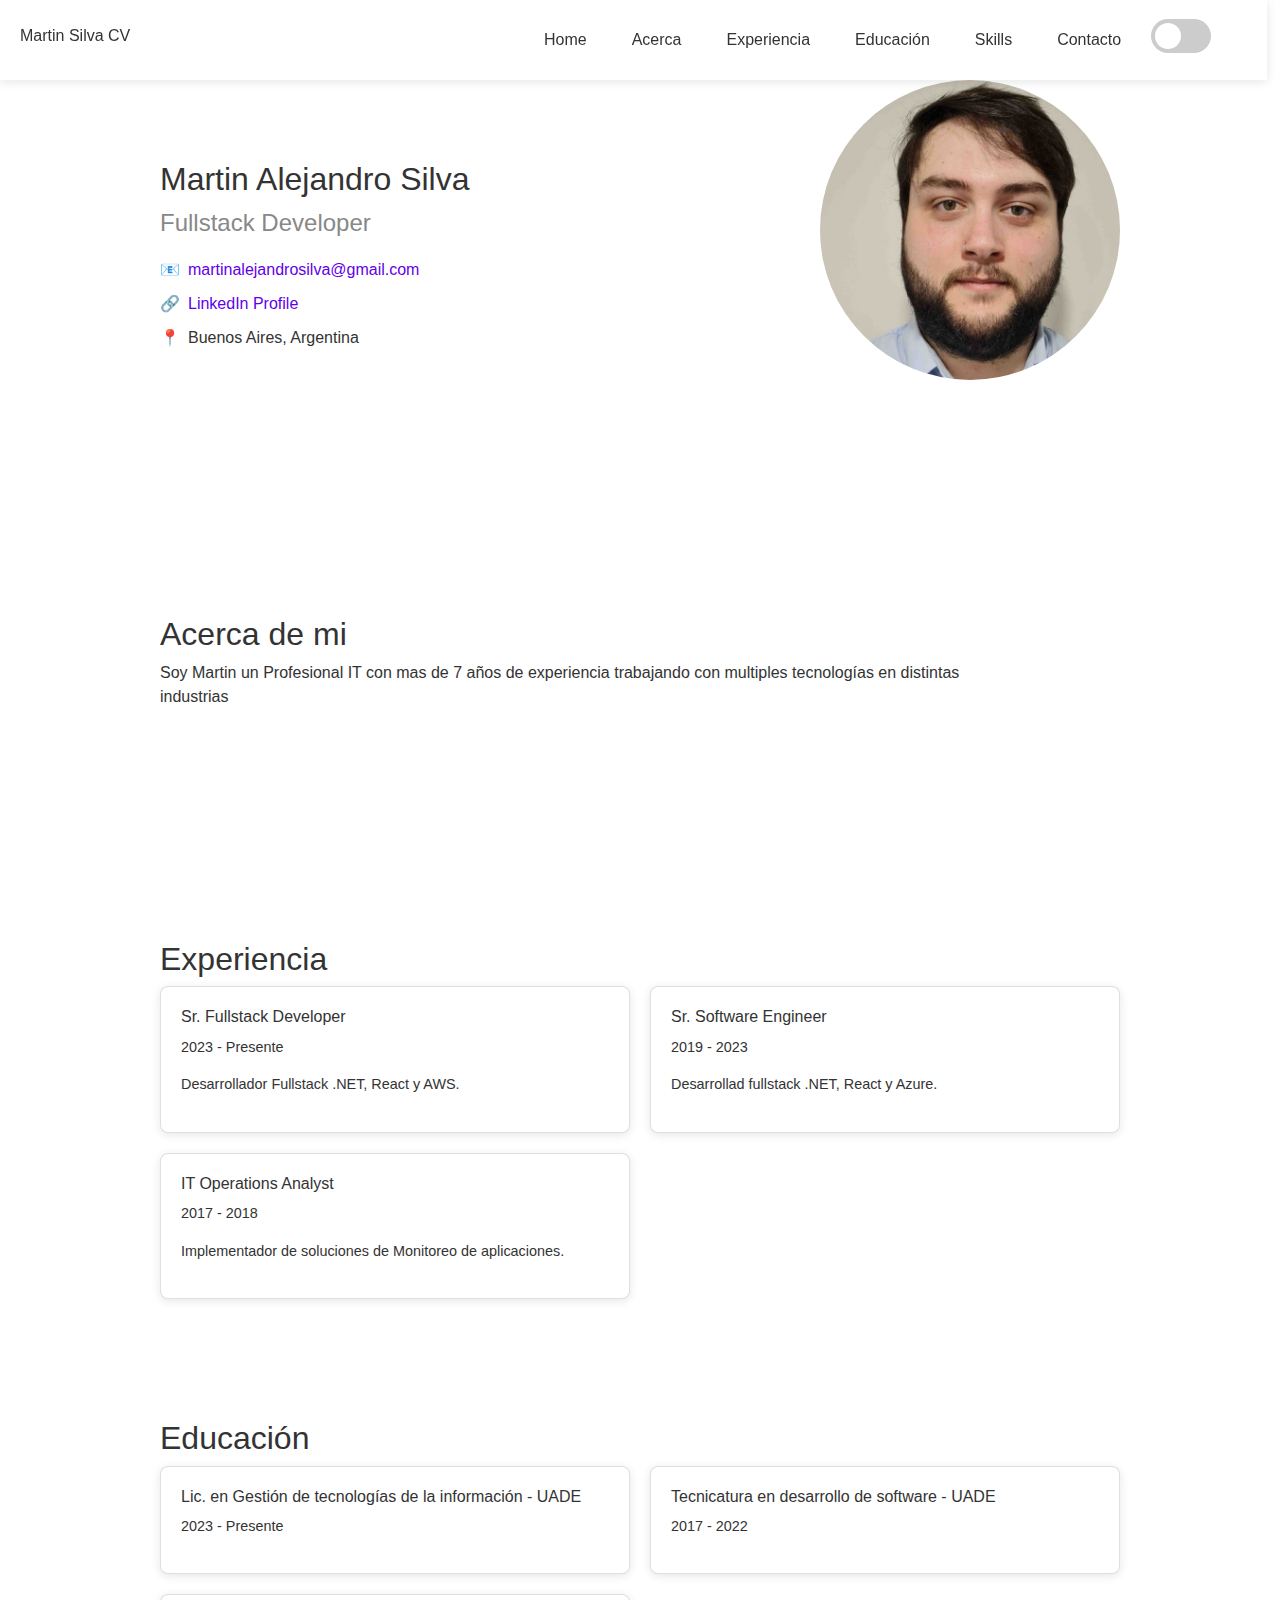
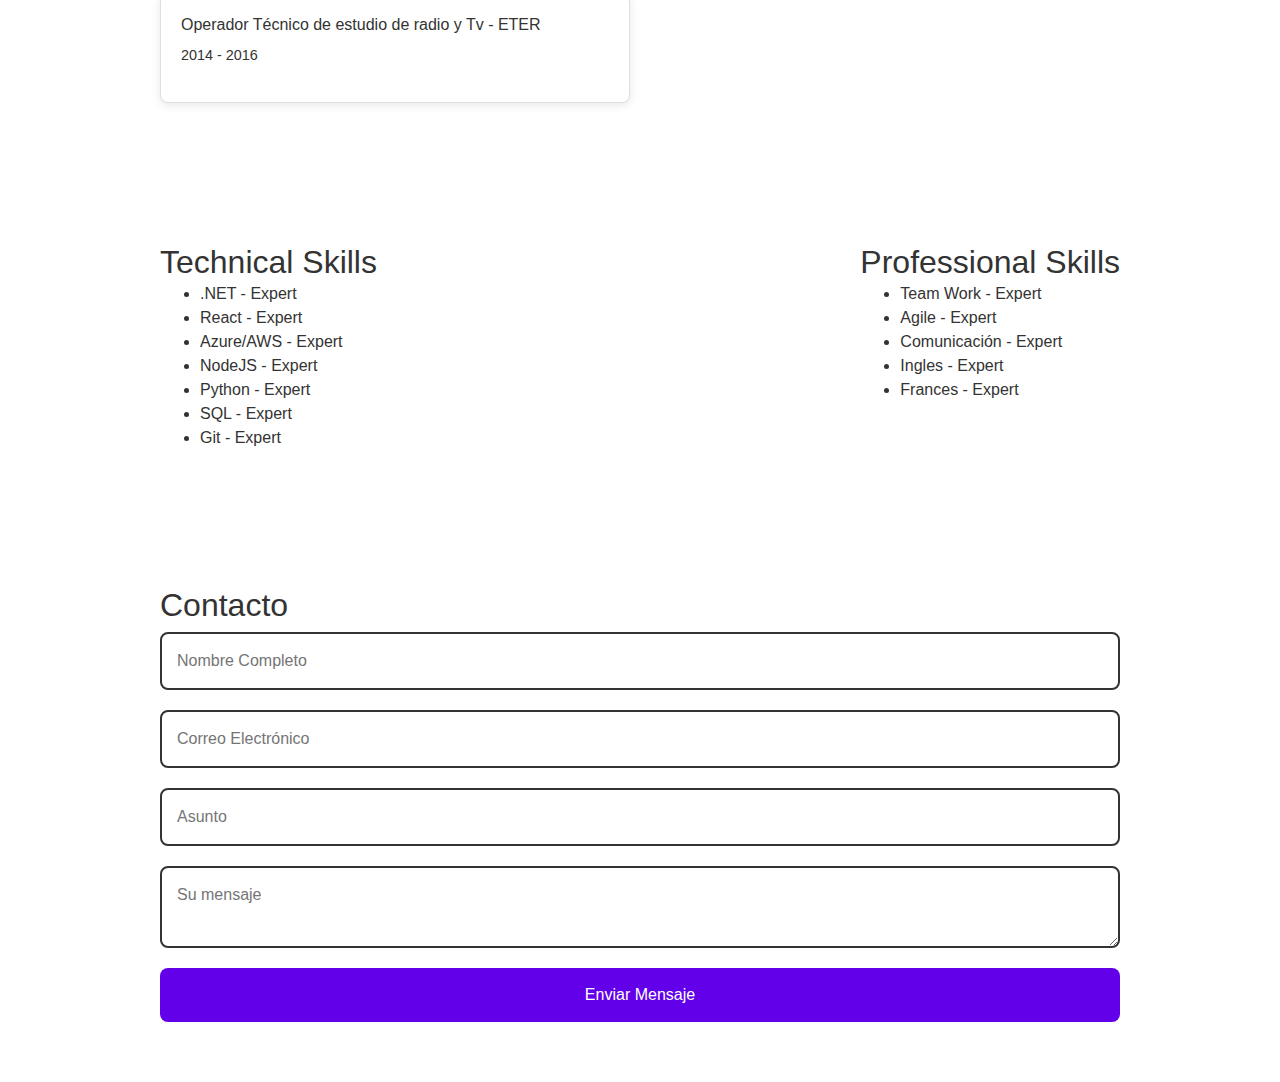
<file: MartinCv/index.html>
<!DOCTYPE html>
<html lang="en">
  <head>
    <meta charset="UTF-8" />
    <meta name="viewport" content="width=device-width, initial-scale=1.0" />
    <link
      href="https://stackpath.bootstrapcdn.com/bootstrap/4.3.1/css/bootstrap.min.css"
      rel="stylesheet"
    />
    <link rel="stylesheet" href="styles.css" />
    <title>Martin Silva CV</title>
  </head>
  <body>
    <header class="header">
      <div class="logo">
        <h1>Martin Silva CV</h1>
      </div>
      <nav class="navbar" id="navbar">
        <a href="#home">Home</a>
        <a href="#about">Acerca</a>
        <a href="#experience">Experiencia</a>
        <a href="#education">Educación</a>
        <a href="#skills">Skills</a>
        <a href="#contact">Contacto</a>
        <label class="switch">
          <input type="checkbox" id="darkModeToggle" />
          <span class="slider round"></span>
        </label>
      </nav>
      <div class="menu-toggle" id="menuToggle">
        <div class="bar"></div>
        <div class="bar"></div>
        <div class="bar"></div>
      </div>
    </header>
    <section class="homeSection" id="home">
      <div class="homeContainer">
        <div class="homeData">
          <h1>Martin Alejandro Silva</h1>
          <h2>Fullstack Developer</h2>
          <ul>
            <ul>
              <li>
                <a href="mailto:martinalejandrosilva@gmail.com"
                  >martinalejandrosilva@gmail.com</a
                >
              </li>
              <li>
                <a
                  href="https://www.linkedin.com/in/martin-alejandro-silva-a457b3b2/"
                  target="_blank"
                  >LinkedIn Profile</a
                >
              </li>
              <li>Buenos Aires, Argentina</li>
            </ul>
          </ul>
        </div>
        <div class="imgContainer">
          <img src="../assets/images/martin.png" alt="Foto de Perfil" />
        </div>
      </div>
    </section>
    <section class="aboutMeSection" id="about">
      <div class="aboutMeContainer">
        <h2>Acerca de mi</h2>
        <p>
          Soy Martin un Profesional IT con mas de 7 años de experiencia
          trabajando con multiples tecnologías en distintas industrias
        </p>
      </div>
    </section>
    <section class="experienceSection" id="experience">
      <div class="experienceContainer">
        <h2>Experiencia</h2>
        <div class="cardContainer">
          <!-- Card 1 -->
          <div class="card">
            <h3>Sr. Fullstack Developer</h3>
            <p>2023 - Presente</p>
            <p>Desarrollador Fullstack .NET, React y AWS.</p>
          </div>

          <!-- Card 2 -->
          <div class="card">
            <h3>Sr. Software Engineer</h3>
            <p>2019 - 2023</p>
            <p>Desarrollad fullstack .NET, React y Azure.</p>
          </div>

          <!-- Card 3 -->
          <div class="card">
            <h3>IT Operations Analyst</h3>
            <p>2017 - 2018</p>
            <p>Implementador de soluciones de Monitoreo de aplicaciones.</p>
          </div>
        </div>
      </div>
    </section>
    <section class="educationSection" id="education">
      <div class="educationContainer">
        <h2>Educación</h2>
        <div class="cardContainer">
          <div class="card">
            <h3>Lic. en Gestión de tecnologías de la información - UADE</h3>
            <p>2023 - Presente</p>
          </div>
          <div class="card">
            <h3>Tecnicatura en desarrollo de software - UADE</h3>
            <p>2017 - 2022</p>
          </div>
          <div class="card">
            <h3>Operador Técnico de estudio de radio y Tv - ETER</h3>
            <p>2014 - 2016</p>
          </div>
        </div>
      </div>
    </section>
    <section class="skillsSection" id="skills">
      <div class="skillsContainer">
        <div class="TechSkillsContainer">
          <h2>Technical Skills</h2>
          <ul>
            <li>.NET - Expert</li>
            <li>React - Expert</li>
            <li>Azure/AWS - Expert</li>
            <li>NodeJS - Expert</li>
            <li>Python - Expert</li>
            <li>SQL - Expert</li>
            <li>Git - Expert</li>
          </ul>
        </div>
        <div class="SoftSkillsContainer">
          <h2>Professional Skills</h2>
          <ul>
            <li>Team Work - Expert</li>
            <li>Agile - Expert</li>
            <li>Comunicación - Expert</li>
            <li>Ingles - Expert</li>
            <li>Frances - Expert</li>
          </ul>
        </div>
      </div>
    </section>
    <section class="contactSection" id="contact">
      <div class="contactContainer">
        <h2>Contacto</h2>
        <form id="contactForm">
          <input type="text" id="name" placeholder="Nombre Completo" required />
          <input
            type="email"
            id="email"
            placeholder="Correo Electrónico"
            required
          />
          <input type="text" id="subject" placeholder="Asunto" required />
          <textarea id="message" placeholder="Su mensaje" required></textarea>
          <button type="submit">Enviar Mensaje</button>
        </form>
      </div>
    </section>
    <script>
      document.addEventListener("DOMContentLoaded", function () {
        const navbar = document.getElementById("navbar");
        const toggleSwitch = document.getElementById("darkModeToggle");

        // Function to handle the menu toggle
        function toggleMenu() {
          const displayStyle = navbar.style.display;
          navbar.style.display =
            displayStyle === "none" || displayStyle === "" ? "flex" : "none";
        }

        // Function to handle the dark mode toggle
        function switchTheme(e) {
          if (e.target.checked) {
            document.documentElement.setAttribute("data-theme", "dark");
          } else {
            document.documentElement.removeAttribute("data-theme");
          }
        }
        // Event listener for the menu toggle
        document
          .getElementById("menuToggle")
          .addEventListener("click", toggleMenu);

        // Event listener for the dark mode toggle
        toggleSwitch.addEventListener("change", switchTheme, false);
      });
      document.addEventListener("DOMContentLoaded", function () {
        const contactForm = document.getElementById("contactForm");

        contactForm.addEventListener("submit", function (e) {
          e.preventDefault();

          // Collect form data
          const name = document.getElementById("name");
          const email = document.getElementById("email");
          const subject = document.getElementById("subject");
          const message = document.getElementById("message");
          const emailRegex = /^[^\s@]+@[^\s@]+\.[^\s@]+$/;

          // Simple function to show validation error
          function showValidationError(input, message) {
            const invalidFeedback = document.createElement("div");
            invalidFeedback.classList.add("invalid-feedback");
            invalidFeedback.innerText = message;
            input.classList.add("is-invalid");
            if (input.nextSibling.nodeName !== "DIV") {
              input.parentNode.insertBefore(invalidFeedback, input.nextSibling);
            }
          }

          // Clear previous validation errors
          const previousErrors = document.querySelectorAll(".invalid-feedback");
          previousErrors.forEach(function (error) {
            error.remove();
          });
          const invalidInputs = document.querySelectorAll(".is-invalid");
          invalidInputs.forEach(function (input) {
            input.classList.remove("is-invalid");
          });

          // Validation
          if (!name.value)
            showValidationError(name, "Por favor, ingresa tu nombre.");
          if (!email.value || !emailRegex.test(email.value))
            showValidationError(
              email,
              "Por favor, ingresa un correo electrónico válido."
            );
          if (!subject.value)
            showValidationError(subject, "Por favor, ingresa un asunto.");
          if (!message.value)
            showValidationError(message, "Por favor, ingresa tu mensaje.");

          // If there are validation errors, stop here
          if (contactForm.querySelectorAll(".is-invalid").length > 0) {
            return;
          }

          emailjs.init("SaJvGIA072FQid8oo");

          // Here you would typically send the data to your server to send an email via Google API.
          // For client-side email sending without server, you can use EmailJS or similar services.
          emailjs.send("service_oy2br6p", "template_e9kjgfm", {
            to_name: name.value,
            reply_to: email.value,
          });
          alert("Hemos Recibido su consulta!.");
        });
      });
    </script>
    <script
      type="text/javascript"
      src="https://cdn.emailjs.com/sdk/2.3.2/email.min.js"
    ></script>
  </body>
</html>
</file>
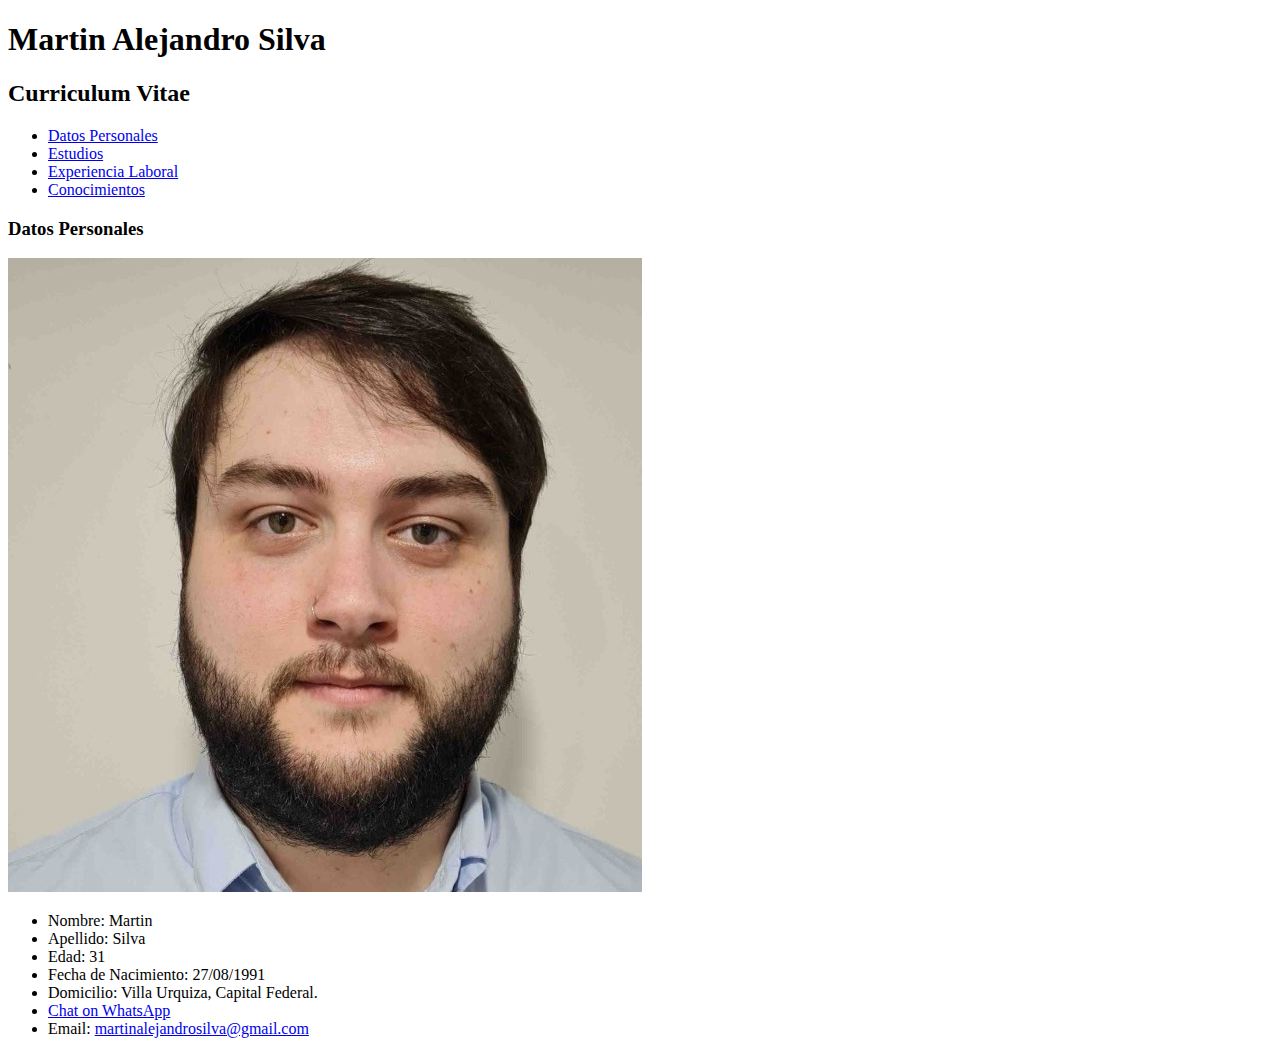
<file: Clase2/curriculumSilvaMartin/index.html>
<!--basic html structure.-->
<!DOCTYPE html>
<html lang="es">
<head>
    <meta charset="UTF-8">
    <title>Curriculum</title>
</head>
<body>
    <header>
        <h1>Martin Alejandro Silva</h1>
        <h2>Curriculum Vitae</h2>
        <ul>
            <li><a href="index.html">Datos Personales</a></li>
            <li><a href="education.html">Estudios</a></li>
            <li><a href="experience.html">Experiencia Laboral</a></li>
            <li><a href="competencies.html">Conocimientos</a></li>
        </ul>
    </header>
    <main>
        <section>
            <h3>Datos Personales</h3>
            <img src="../../assets/images/martin.png" alt="Foto de Perfil" />
            <ul>
                <li>Nombre: Martin</li>
                <li>Apellido: Silva</li>
                <li>Edad: 31</li>
                <li>Fecha de Nacimiento: 27/08/1991</li>
                <li>Domicilio: Villa Urquiza, Capital Federal.</li>
                <li><a aria-label="Chat on WhatsApp" href="https://wa.me/5491121758819">Chat on WhatsApp<a/></li>
                <li>Email:
                    <a href="mailto:"martinalejandrosilva@gmail.com" >martinalejandrosilva@gmail.com</a>
                </li>
            </ul>
        </section>
    </main>
</body>
</html>
</file>
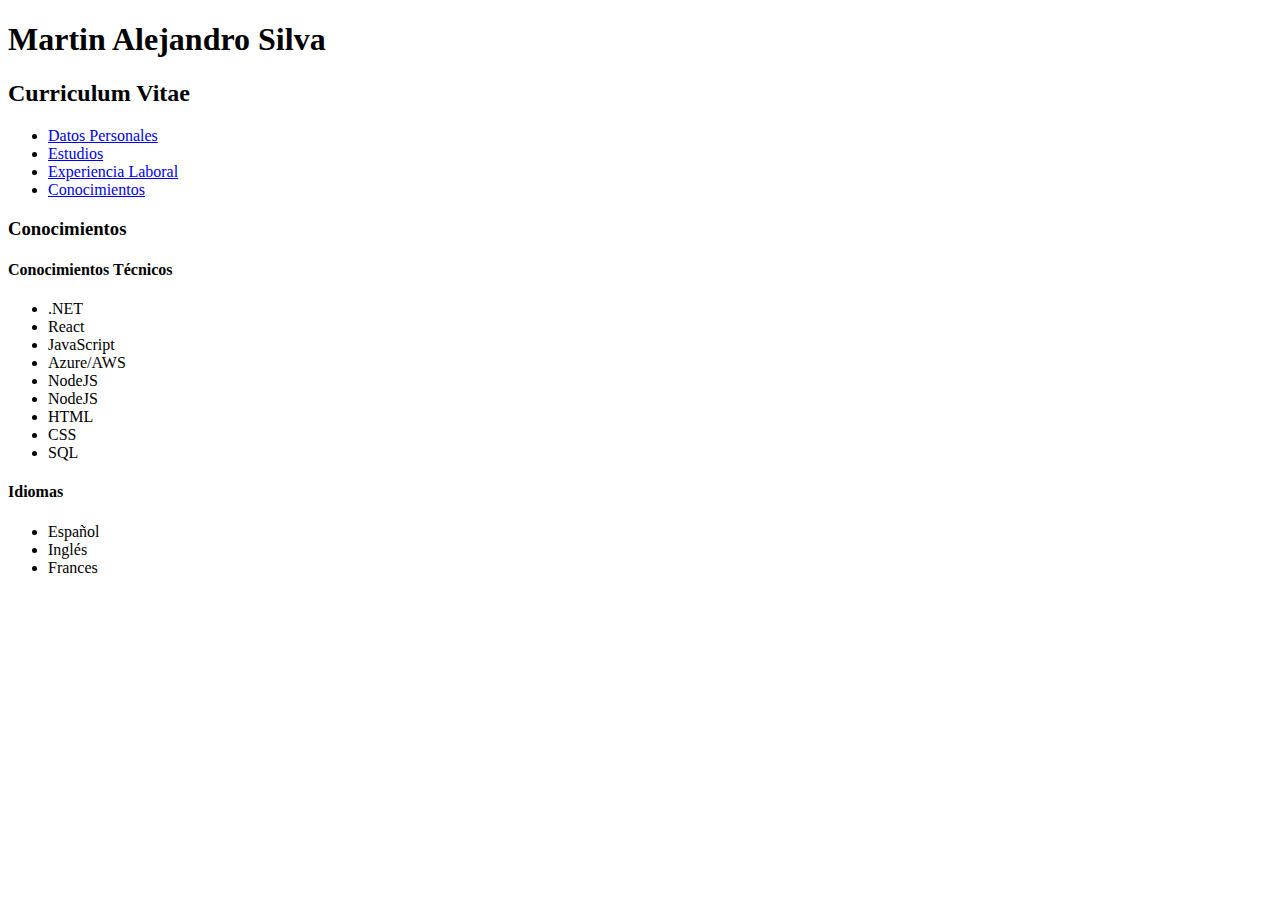
<file: Clase2/curriculumSilvaMartin/competencies.html>
<!DOCTYPE html>
<html lang="es">

<head>
    <meta charset="UTF-8">
    <title>Conocimientos</title>
</head>

<body>
    <header>
        <h1>Martin Alejandro Silva</h1>
        <h2>Curriculum Vitae</h2>
        <ul>
            <li><a href="index.html">Datos Personales</a></li>
            <li><a href="education.html">Estudios</a></li>
            <li><a href="experience.html">Experiencia Laboral</a></li>
            <li><a href="competencies.html">Conocimientos</a></li>
        </ul>
    </header>
    <main>
        <section>
            <h3>Conocimientos</h3>
            <h4>Conocimientos Técnicos</h4>
            <ul>
                <li>.NET</li>
                <li>React</li>
                <li>JavaScript</li>
                <li>Azure/AWS</li>
                <li>NodeJS</li>
                <li>NodeJS</li>
                <li>HTML</li>
                <li>CSS</li>
                <li>SQL</li>
            </ul>
            <h4>Idiomas</h4>
            <ul>
                <li>Español</li>
                <li>Inglés</li>
                <li>Frances</li>
            </ul>
        </section>
    </main>
</body>

</html>
</file>
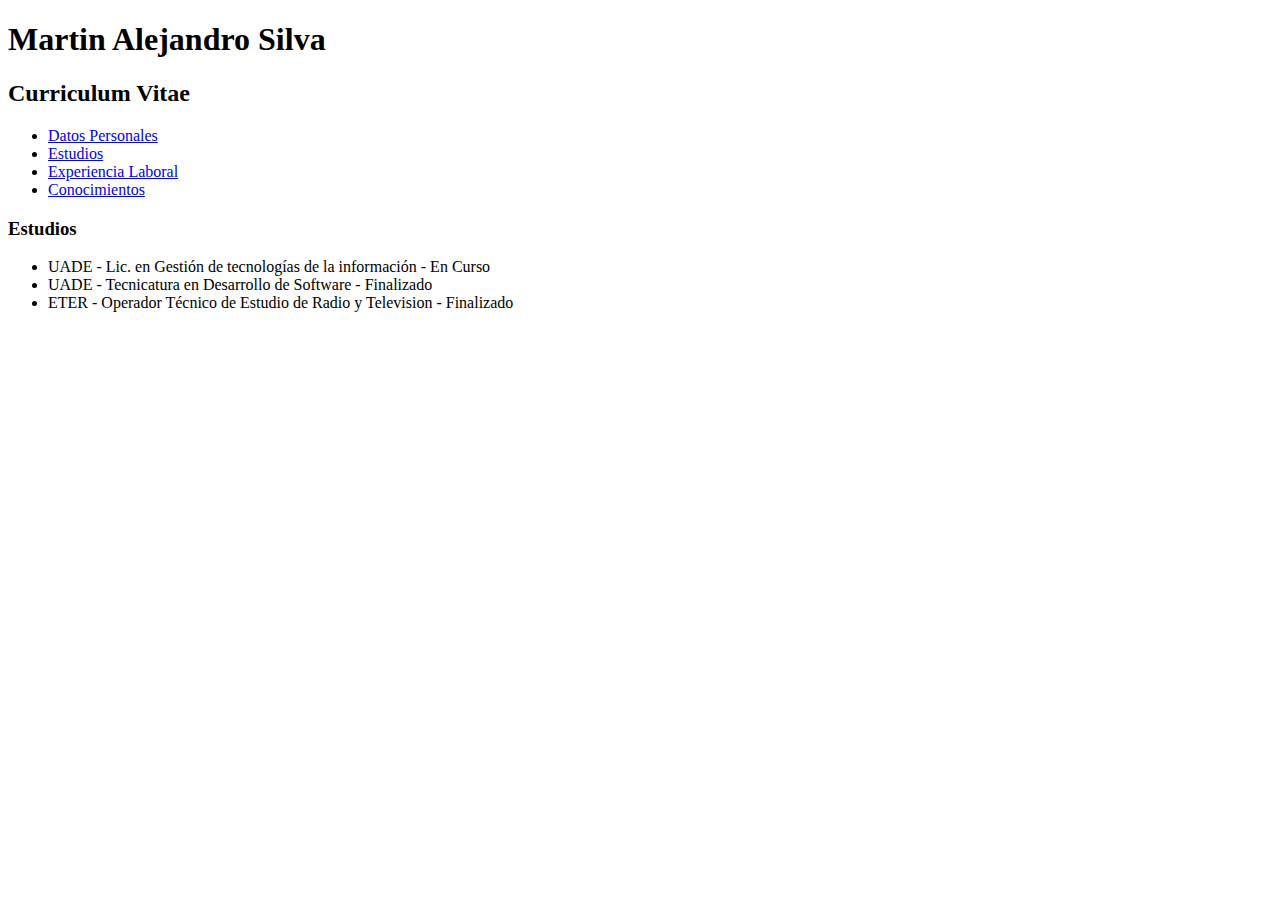
<file: Clase2/curriculumSilvaMartin/education.html>
<!-- basic html structure -->
<!DOCTYPE html>
<html lang="es">
<head>
    <meta charset="UTF-8">
    <title>Curriculum</title>
</head>
<body>
    <header>
        <h1>Martin Alejandro Silva</h1>
        <h2>Curriculum Vitae</h2>
        <ul>
            <li><a href="index.html">Datos Personales</a></li>
            <li><a href="education.html">Estudios</a></li>
            <li><a href="experience.html">Experiencia Laboral</a></li>
            <li><a href="competencies.html">Conocimientos</a></li>
        </ul>
    </header>
    <main>
         <section>
            <h3>Estudios</h3>
            <ul>
                <li>UADE - Lic. en Gestión de tecnologías de la información - En Curso</li>
                <li>UADE - Tecnicatura en Desarrollo de Software - Finalizado</li>
                <li>ETER - Operador Técnico de Estudio de Radio y Television - Finalizado</li>
            </ul>
        </section>
    </main>
</body>
</html>
</file>
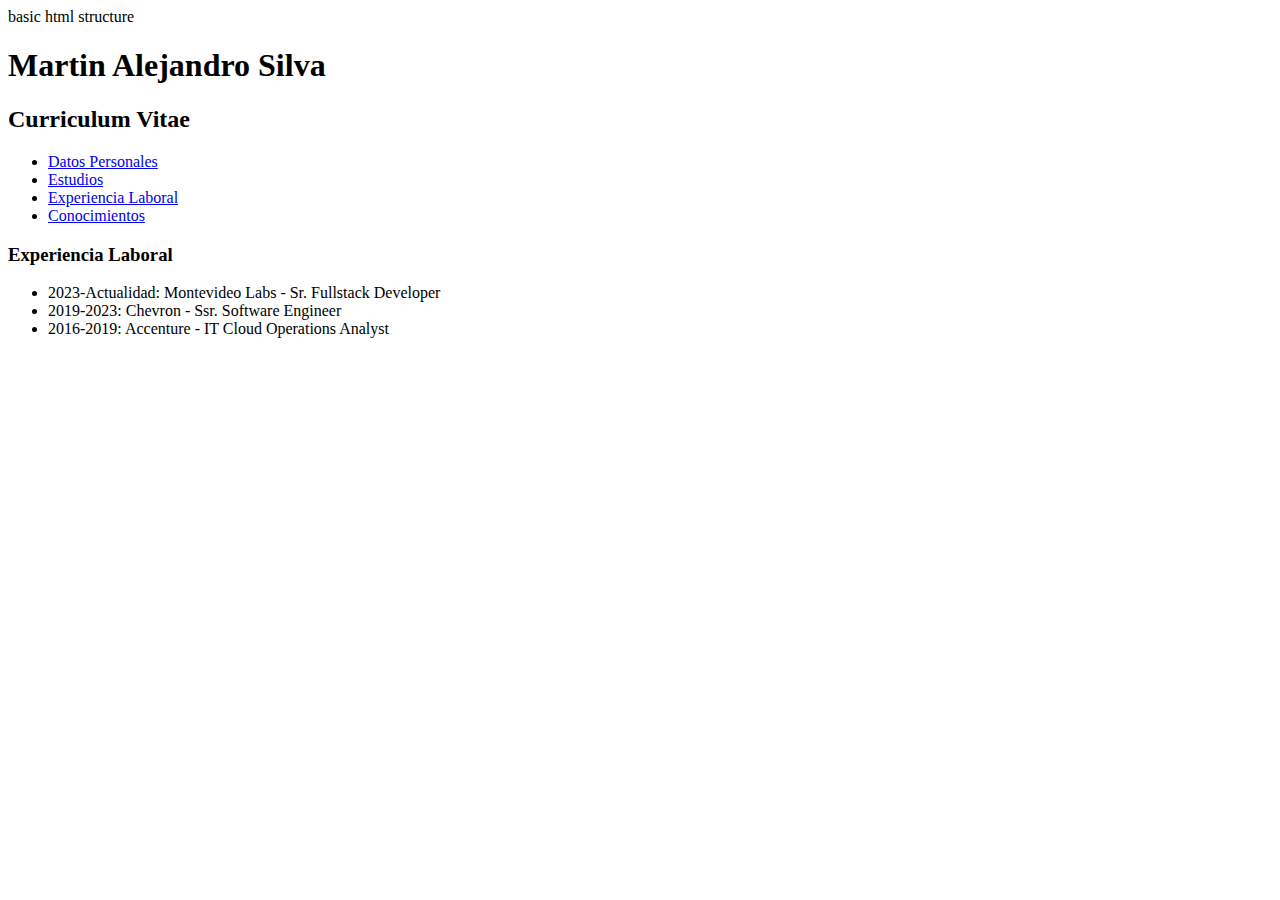
<file: Clase2/curriculumSilvaMartin/experience.html>
basic html structure
<!DOCTYPE html>
<html lang="es">
<head>
    <meta charset="UTF-8">
    <title>Curriculum</title>
</head>
<body>
    <header>
        <h1>Martin Alejandro Silva</h1>
        <h2>Curriculum Vitae</h2>
        <ul>
            <li><a href="index.html">Datos Personales</a></li>
            <li><a href="education.html">Estudios</a></li>
            <li><a href="experience.html">Experiencia Laboral</a></li>
            <li><a href="competencies.html">Conocimientos</a></li>
        </ul>
    </header>
    <main>
         <section>
            <h3>Experiencia Laboral</h3>
            <ul>
                <li>2023-Actualidad: Montevideo Labs -  Sr. Fullstack Developer</li>
                <li>2019-2023: Chevron - Ssr. Software Engineer</li>
                <li>2016-2019: Accenture - IT Cloud Operations Analyst</li>
            </ul>
        </section>
    </main>
</body>
</html>
</file>
<file: MartinCv/styles.css>
:root {
  --background-color: #ffffff;
  --text-color: #333333;
  --header-bg-color: #ffffff;
  --card-bg-color: #ffffff;
}

[data-theme="dark"] {
  --background-color: #121212;
  --text-color: #f5f5f5;
  --header-bg-color: #1e1e1e;
  --card-bg-color: #2c2c2c;
}

html {
  scroll-behavior: smooth;
}

body {
  font-family: "Roboto", sans-serif;
  margin: 0;
  padding: 0;
  box-sizing: border-box;
  background-color: var(--background-color);
  color: var(--text-color);
}

.header {
  display: flex;
  justify-content: space-between;
  align-items: center;
  padding: 10px 20px;
  background-color: var(--header-bg-color);
  color: var(--text-color);
  box-shadow: 0 2px 10px rgba(0, 0, 0, 0.1);
  position: fixed;
  z-index: 1000;
  width: 99%;
}

.logo h1 {
  font-size: 1rem;
}

.navbar {
  display: flex;
  align-items: center;
  justify-content: center;
  gap: 15px;
}

.navbar a {
  text-decoration: none;
  padding: 10px 15px;
  border-radius: 4px;
  transition: background-color 0.3s;
  color: var(--text-color);
}

.navbar a:hover {
  background-color: var(--background-color);
}

.menu-toggle {
  padding: 5px 0;
  display: none;
  flex-direction: column;
  gap: 4px;
  cursor: pointer;
  background-color: var(--header-bg-color);
  color: var(--text-color);
}

.bar {
  width: 25px;
  height: 3px;
  background-color: #333;
}

.homeSection {
  padding: 60px 0;
}

.homeContainer {
  display: flex;
  align-items: center;
  justify-content: space-between;
  padding: 20px;
  max-width: 1000px;
  margin: 0 auto;
}

.homeData {
  padding-top: 60px;
  flex: 1;
  padding-right: 20px;
}

.homeData h1 {
  font-size: 2em;
  margin-bottom: 10px;
}

.homeData h2 {
  font-size: 1.5em;
  color: #888;
  margin-bottom: 20px;
}

.homeData ul {
  list-style-type: none;
  padding: 0;
  margin: 0;
}

.homeData li {
  margin-bottom: 10px;
  display: flex;
  align-items: center;
}

.homeData li:before {
  content: "📧";
  margin-right: 8px;
}

.homeData li:nth-child(2):before {
  content: "🔗 ";
}

.homeData li:nth-child(3):before {
  content: "📍 ";
}

.homeData a {
  color: #6200ea;
  text-decoration: none;
  transition: color 0.3s;
}

.imgContainer img {
  border-radius: 50%;
  width: 300px;
  height: 300px;
  object-fit: cover;
}

.aboutMeSection {
  background-color: var(--background-bg-color);
  color: var(--text-color);
  padding: 60px 0;
}

.aboutMeContainer {
  max-width: 1000px;
  margin: 0 auto;
  padding: 0 20px;
  display: flex;
  flex-direction: column;
  justify-content: center;
  height: 300px;
}

.aboutMeContainer p {
  font-size: 1em;
  line-height: 1.5;
  max-width: 800px;
}

.experienceSection {
  padding: 60px 0;
}

.experienceContainer {
  max-width: 1000px;
  margin: 0 auto;
  padding: 0 20px;
}

.cardContainer {
  display: grid;
  grid-template-columns: 1fr 1fr;
  gap: 20px;
}

.card {
  background-color: var(--card-bg-color);
  padding: 20px;
  box-shadow: 0 2px 10px rgba(0, 0, 0, 0.1);
  border-radius: 8px;
}

.card:nth-child(3) {
  grid-column: 1;
  grid-row: 2;
}

.card h3 {
  font-size: 1em;
  margin-bottom: 10px;
}

.card p {
  font-size: 0.9em;
  line-height: 1.5;
}

.educationSection {
  padding: 60px 0;
}

.educationContainer {
  max-width: 1000px;
  margin: 0 auto;
  padding: 0 20px;
}

.skillsSection h2 {
  margin: 0;
  padding-top: 20px;
}

.skillIcon {
  width: 500px;
  height: 700px;
  margin-bottom: 15px;
  margin-right: 40px;
}

.skillsSection {
  background-color: var(--background-bg-color);
  color: var(--text-color);
  padding: 60px 0;
}

.skillsContainer {
  max-width: 1000px;
  margin: 0 auto;
  padding: 0 20px;
  display: grid;
  grid-template-columns: 1fr 1fr;
  justify-content: space-between;
}

.TechSkillsContainer {
  justify-self: start;
}

.SoftSkillsContainer {
  justify-self: end;
}

.contactSection {
  padding: 60px 0;
  background-color: var(--background-color);
  color: var(--text-color);
}

.contactContainer {
  max-width: 1000px;
  margin: 0 auto;
  padding: 0 20px;
  display: flex;
  flex-direction: column;
}

#contactForm {
  display: grid;
  grid-template-columns: 1fr;
  gap: 20px;
  margin: auto;
  width: 100%;
}

#contactForm input[type="text"],
#contactForm input[type="email"],
#contactForm textarea {
  width: 100%;
  padding: 15px;
  border: 2px solid var(--text-color);
  border-radius: 8px;
  background-color: var(--card-bg-color);
  color: var(--text-color);
  font-size: 1rem;
}

#contactForm button {
  padding: 15px 30px;
  border: none;
  border-radius: 8px;
  background-color: #6200ea;
  color: white;
  cursor: pointer;
  font-size: 1rem;
  transition: background-color 0.3s ease;
}

#contactForm button:hover {
  background-color: #7b1fa2;
}

.invalid-feedback {
  color: red;
  font-size: 0.9em;
  display: none;
}

.is-invalid {
  border-color: red;
}
@media (max-width: 768px) {
  .navbar {
    display: none;
    position: absolute;
    width: 99%;
    top: 100%;
    right: 10px;
    background-color: var(--header-bg-color);
    color: var(--text-color);
    flex-direction: column;
    box-shadow: 0 2px 10px rgba(0, 0, 0, 0.1);
  }
  .menu-toggle {
    display: flex;
    padding-right: 40px;
  }
  .homeContainer {
    flex-direction: column;
    align-items: flex-start;
  }

  .homeData {
    padding-right: 0;
    margin-bottom: 20px;
  }

  .homeData h1 {
    font-size: 1.5em;
  }

  .homeData h2 {
    font-size: 1.2em;
  }

  .imgContainer img {
    width: 100px;
    height: 100px;
  }

  .cardContainer {
    grid-template-columns: 1fr;
  }
  .card {
    flex: 0 0 100%;
  }
  .card,
  .card:nth-child(3) {
    grid-column: unset;
    grid-row: unset;
  }
}

.switch {
  position: relative;
  display: inline-block;
  width: 60px;
  height: 34px;
  margin-right: 20px;
}

.switch input {
  opacity: 0;
  width: 0;
  height: 0;
}

.slider {
  position: absolute;
  cursor: pointer;
  top: 0;
  left: 0;
  right: 0;
  bottom: 0;
  background-color: #ccc;
  transition: 0.4s;
}

.slider:before {
  position: absolute;
  content: "";
  height: 26px;
  width: 26px;
  left: 4px;
  bottom: 4px;
  background-color: white;
  transition: 0.4s;
}

input:checked + .slider {
  background-color: #2196f3;
}

input:focus + .slider {
  box-shadow: 0 0 1px #2196f3;
}

input:checked + .slider:before {
  transform: translateX(26px);
}

.slider.round {
  border-radius: 34px;
}

.slider.round:before {
  border-radius: 50%;
}
</file>
